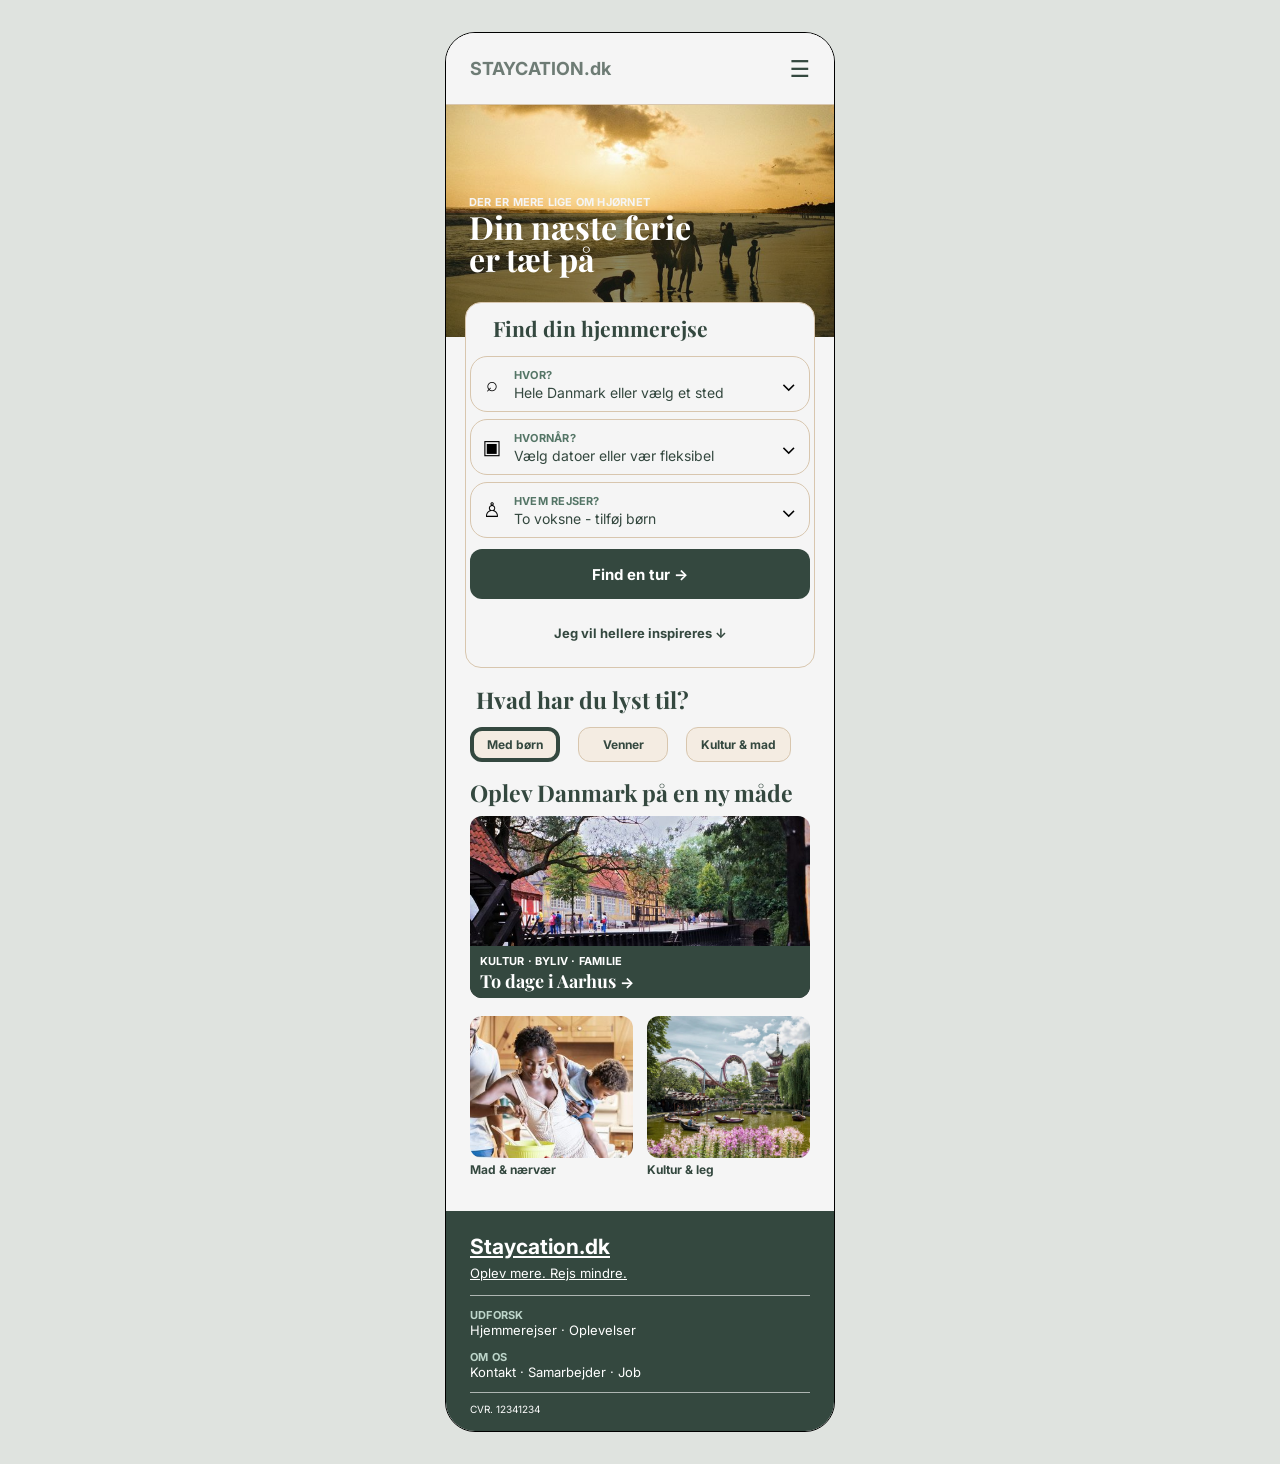
<file: index.html>
<!doctype html>
<html lang="da">
<head>
<meta charset="utf-8">
<meta name="viewport" content="width=device-width, initial-scale=1, viewport-fit=cover">
<title>Staycation.dk</title>
<link rel="preconnect" href="https://fonts.googleapis.com">
<link rel="preconnect" href="https://fonts.gstatic.com" crossorigin>
<link rel="stylesheet" href="https://fonts.googleapis.com/css2?family=Inter:wght@400;700&family=Playfair+Display:wght@700&display=swap">
<link rel="stylesheet" href="CSS/style.css">
</head>
<body>
<div class="phone">

  <header class="header">
    <a class="logo" href="index.html">STAYCATION.dk</a>
    <a class="burger" href="menu.html" aria-label="Åbn menu">☰</a>
  </header>

  <main>

    <!-- ================= Forside ================= -->
    <section class="screen" id="forside">
      <div class="hero">
        <img src="images/strand.jpeg" alt="Familie der går langs vandkanten i solnedgang">
        <div class="hero_shade"></div>
        <div class="hero_text">
          <p class="eyebrow">Der er mere lige om hjørnet</p>
          <h1>Din næste ferie<br>er tæt på</h1>
        </div>
      </div>

      <form class="search" action="vaelg-tur.html">
        <h2>Find din hjemmerejse</h2>
        <div class="search_rows">
          <label class="srow" for="s-hvor">
            <span class="srow_icon" aria-hidden="true">⌕</span>
            <span><span class="eyebrow">Hvor?</span>
              <input id="s-hvor" name="hvor" type="text" placeholder="Hele Danmark eller vælg et sted"></span>
            <span class="srow_chev" aria-hidden="true">⌄</span>
          </label>
          <label class="srow" for="s-hvornaar">
            <span class="srow_icon" aria-hidden="true">▣</span>
            <span><span class="eyebrow">Hvornår?</span>
              <input id="s-hvornaar" name="hvornaar" type="text" placeholder="Vælg datoer eller vær fleksibel" data-date></span>
            <span class="srow_chev" aria-hidden="true">⌄</span>
          </label>
          <label class="srow" for="s-hvem">
            <span class="srow_icon" aria-hidden="true">♙</span>
            <span><span class="eyebrow">Hvem rejser?</span>
              <select id="s-hvem" name="hvem">
                <option>To voksne - tilføj børn</option>
                <option>2 voksne · 1 barn</option>
                <option>2 voksne · 2 børn</option>
                <option>2 voksne · 3 børn</option>
                <option>1 voksen</option>
                <option>Vennegruppe</option>
              </select></span>
            <span class="srow_chev" aria-hidden="true">⌄</span>
          </label>
        </div>
        <a class="btn" href="vaelg-tur.html">Find en tur →</a>
        <a class="search_alt" href="#inspiration">Jeg vil hellere inspireres ↓</a>
      </form>

      <div class="inspire" id="inspiration">
        <h2>Hvad har du lyst til?</h2>
        <div class="chips" role="radiogroup">
          <label class="chip"><input type="radio" name="tema" id="tema-born" checked>Med børn</label>
          <label class="chip"><input type="radio" name="tema" id="tema-venner">Venner</label>
          <label class="chip"><input type="radio" name="tema" id="tema-kultur">Kultur &amp; mad</label>
        </div>

        <!-- Forside: Med børn -->
        <div class="theme theme--born">
          <h2>Oplev Danmark på en ny måde</h2>
          <a class="feature" href="vaelg-tur.html">
            <img src="images/aarhus.jpeg" alt="Den Gamle By i Aarhus">
            <span class="feature_bar">
              <span class="eyebrow">Kultur · Byliv · Familie</span>
              <strong>To dage i Aarhus <span>→</span></strong>
            </span>
          </a>
          <div class="tiles">
            <div class="tile">
              <img src="images/mad02.jpeg" alt="Mor, Far og barn der laver mad">
              <p>Mad &amp; nærvær</p>
            </div>
            <div class="tile">
              <img src="images/tivoli.jpg" alt="Tivoli med rutsjebane">
              <p>Kultur &amp; leg</p>
            </div>
          </div>
        </div>

        <!-- Forside 2: Venner -->
        <div class="theme theme--venner">
          <h2>Ferier med venner</h2>
          <a class="feature" href="vaelg-tur.html">
            <img src="images/svendborg.jpeg" alt="Svendborg havn med sejlbåde">
            <span class="feature_bar">
              <span class="eyebrow">Sydfyn · 2-3 dage · Venner</span>
              <strong>En weekend i Svendborg <span>→</span></strong>
            </span>
          </a>
          <div class="tiles">
            <div class="tile">
              <img src="images/mad.jpeg" alt="Anrettet mad på en tallerken">
              <p>Mad &amp; vin</p>
            </div>
            <div class="tile">
              <img src="images/havn.jpeg" alt="Havnefront om aftenen">
              <p>Aftener ved havnen</p>
            </div>
          </div>
        </div>
      </div>
    </section>

  </main>

  <footer class="footer">
    <p class="footer_brand"><a href="index.html">Staycation.dk</a></p>
    <p class="footer_tag"><a href="#oplev-mere">Oplev mere. Rejs mindre.</a></p>
    <div class="footer_group">
      <p class="eyebrow">Udforsk</p>
      <p><a href="vaelg-tur.html">Hjemmerejser</a> · <a href="#oplevelser">Oplevelser</a></p>
    </div>
    <div class="footer_group footer_links">
      <p class="eyebrow"><a href="om-os.html">Om os</a></p>
      <p><a href="om-os.html">Kontakt</a> · <a href="om-os.html">Samarbejder</a> · <a href="om-os.html">Job</a></p>
    </div>
    <p class="footer_cvr">CVR. 12341234</p>
  </footer>

</div>
</body>
</html>
</file>
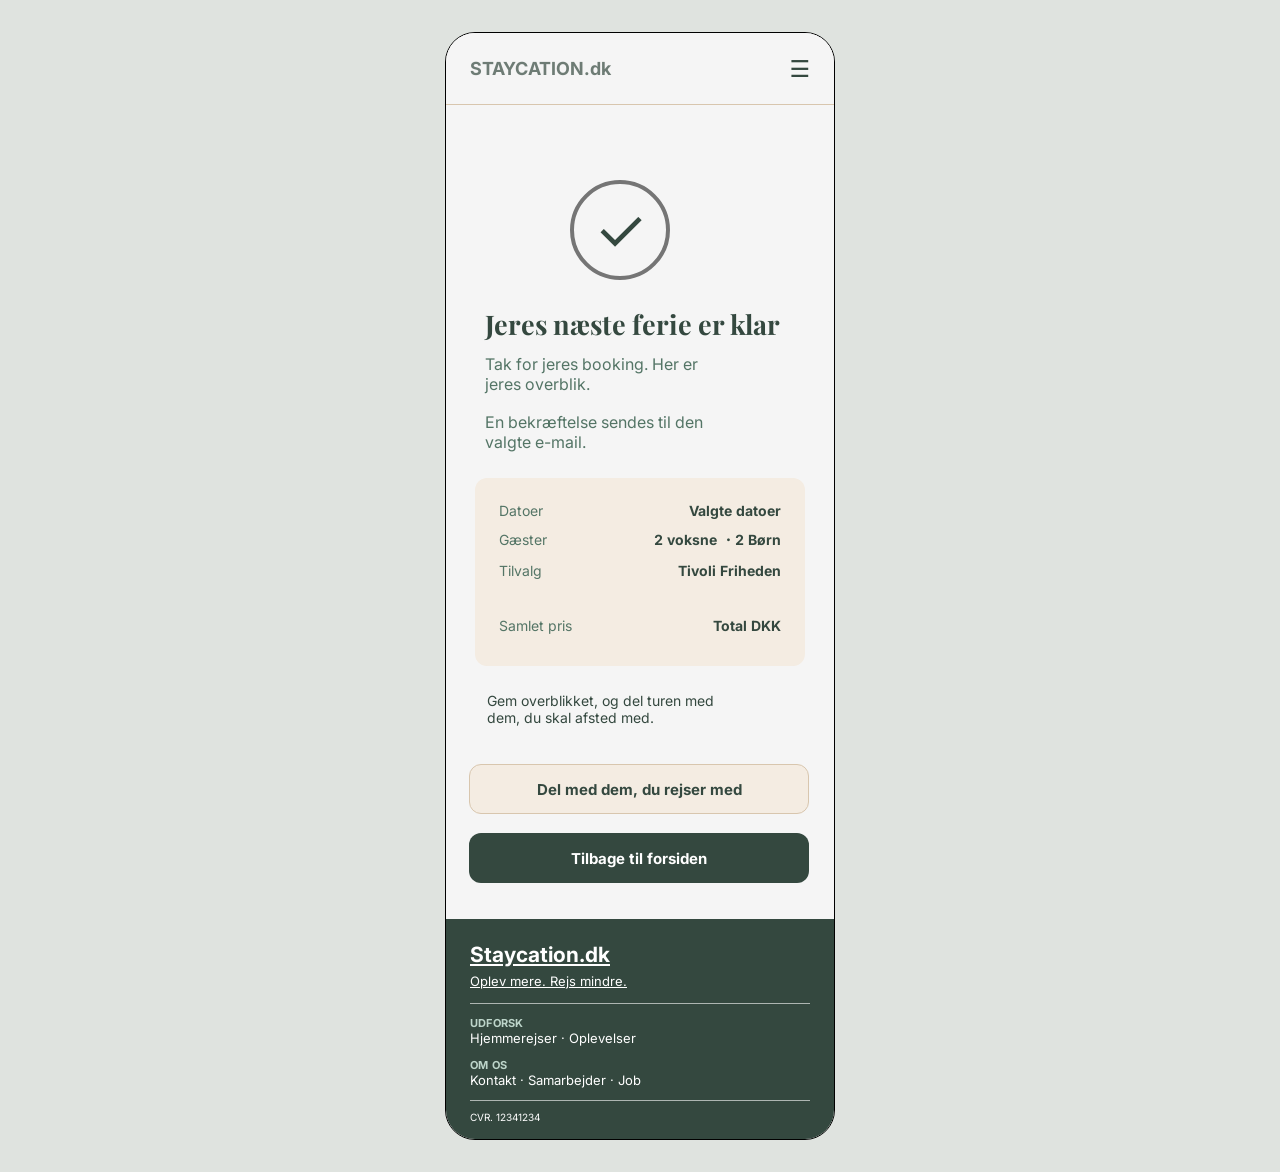
<file: bekraeftelse.html>
<!doctype html>
<html lang="da">
<head>
<meta charset="utf-8">
<meta name="viewport" content="width=device-width, initial-scale=1, viewport-fit=cover">
<title>Booking bekræftet · Staycation.dk</title>
<link rel="preconnect" href="https://fonts.googleapis.com">
<link rel="preconnect" href="https://fonts.gstatic.com" crossorigin>
<link rel="stylesheet" href="https://fonts.googleapis.com/css2?family=Inter:wght@400;700&family=Playfair+Display:wght@700&display=swap">
<link rel="stylesheet" href="CSS/style.css">
</head>
<body>
<div class="phone">

  <header class="header">
    <a class="logo" href="index.html">STAYCATION.dk</a>
    <a class="burger" href="menu.html" aria-label="Åbn menu">☰</a>
  </header>

  <main>

    <!-- ================= Booking bekræftelse ================= -->
    <section class="screen" id="bekraeftet" aria-label="Booking bekræftet">
      <div class="done">
        <div class="done_mark" aria-hidden="true">✓</div>
        <h1>Jeres næste ferie er klar</h1>
        <div class="done_text">
          <p>Tak for jeres booking. Her er jeres overblik.</p>
          <p>En bekræftelse sendes til den valgte e-mail.</p>
        </div>
        <div class="summary">
          <dl>
            <dt>Datoer</dt><dd>Valgte datoer</dd>
            <dt>Gæster</dt><dd>2 voksne ・2 Børn</dd>
            <dt>Tilvalg</dt><dd>Tivoli Friheden</dd>
            <div class="gap"></div>
            <dt>Samlet pris</dt><dd>Total DKK</dd>
          </dl>
        </div>
        <p class="done_save">Gem overblikket, og del turen med dem, du skal afsted med.</p>
        <div class="actions">
          <button class="btn btn--ghost" type="button" data-share>Del med dem, du rejser med</button>
          <a class="btn" href="index.html">Tilbage til forsiden</a>
        </div>
      </div>
    </section>

  </main>

  <footer class="footer">
    <p class="footer_brand"><a href="index.html">Staycation.dk</a></p>
    <p class="footer_tag"><a href="#oplev-mere">Oplev mere. Rejs mindre.</a></p>
    <div class="footer_group">
      <p class="eyebrow">Udforsk</p>
      <p><a href="vaelg-tur.html">Hjemmerejser</a> · <a href="index.html#oplevelser">Oplevelser</a></p>
    </div>
    <div class="footer_group footer_links">
      <p class="eyebrow"><a href="om-os.html">Om os</a></p>
      <p><a href="om-os.html">Kontakt</a> · <a href="om-os.html">Samarbejder</a> · <a href="om-os.html">Job</a></p>
    </div>
    <p class="footer_cvr">CVR. 12341234</p>
  </footer>

</div>
</body>
</html>
</file>
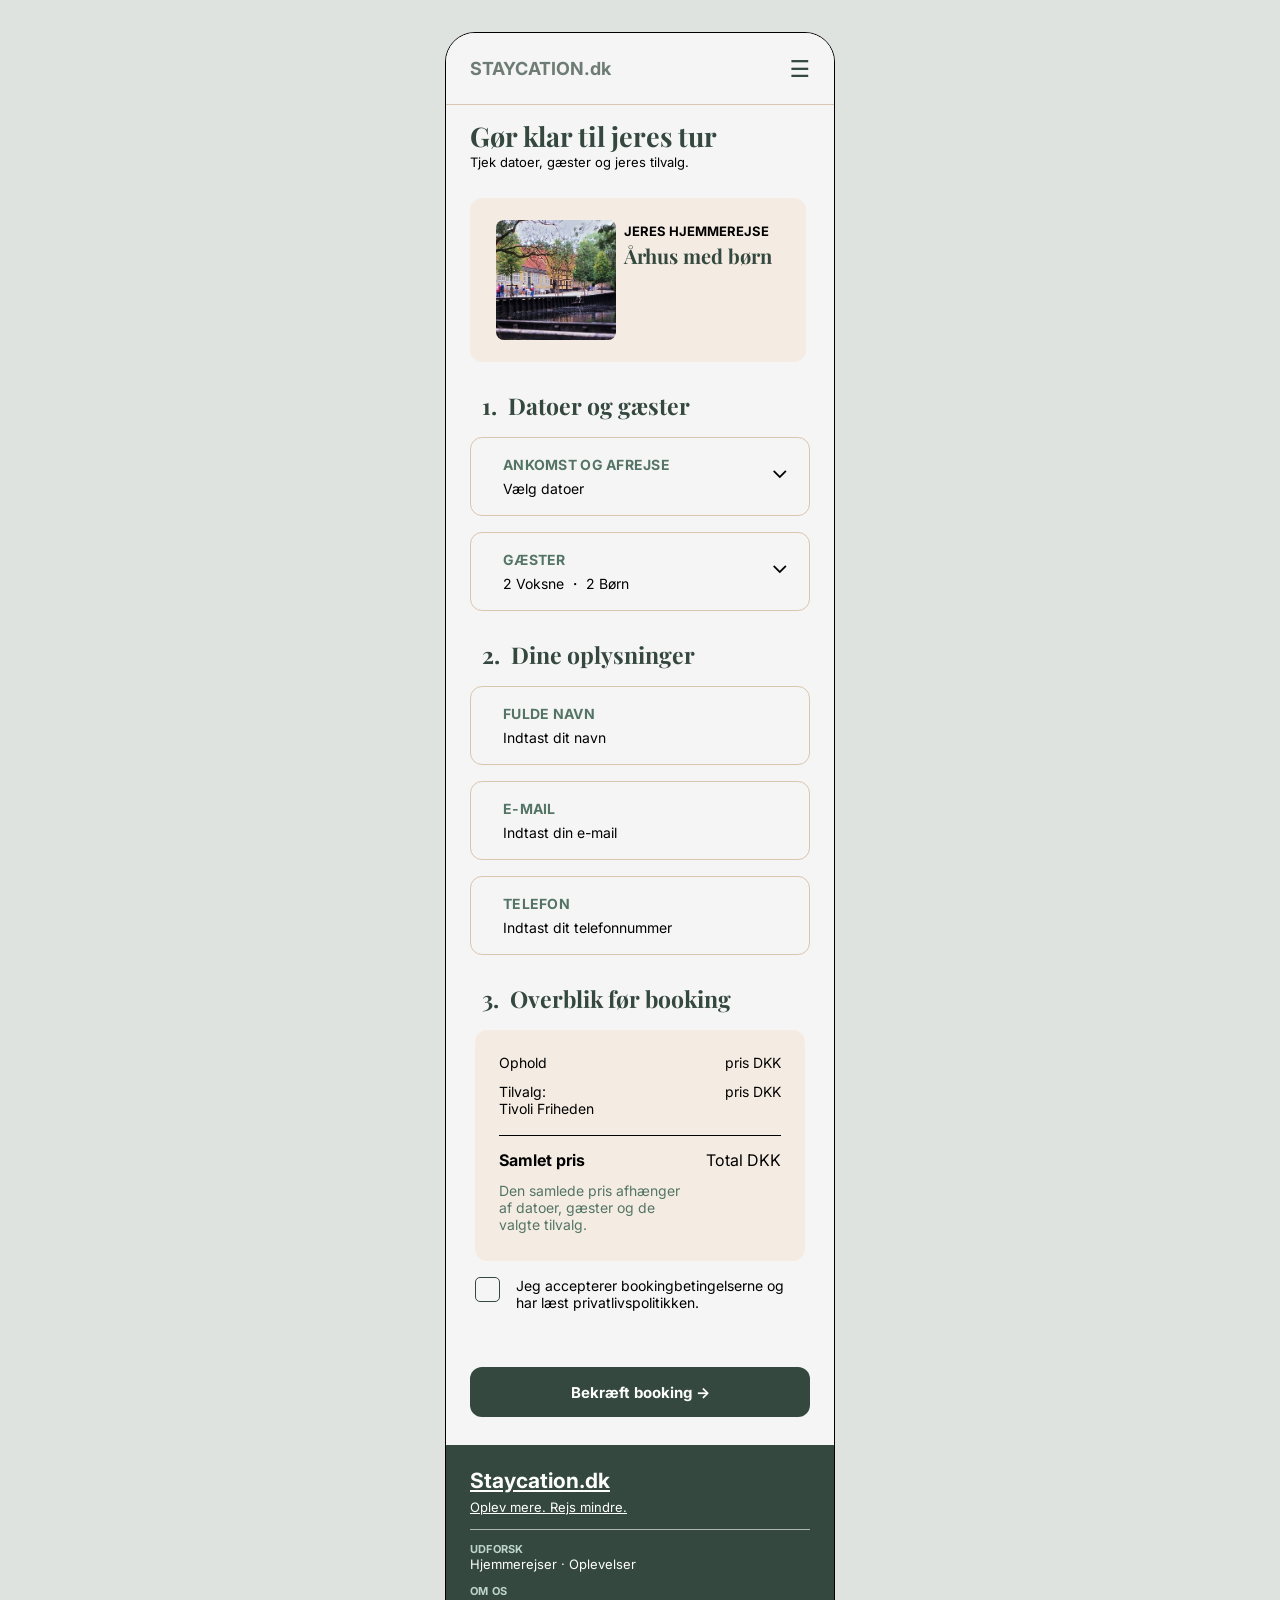
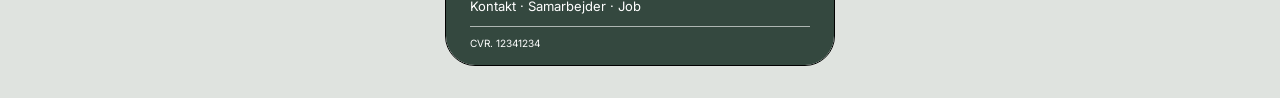
<file: booking.html>
<!doctype html>
<html lang="da">
<head>
<meta charset="utf-8">
<meta name="viewport" content="width=device-width, initial-scale=1, viewport-fit=cover">
<title>Booking · Staycation.dk</title>
<link rel="preconnect" href="https://fonts.googleapis.com">
<link rel="preconnect" href="https://fonts.gstatic.com" crossorigin>
<link rel="stylesheet" href="https://fonts.googleapis.com/css2?family=Inter:wght@400;700&family=Playfair+Display:wght@700&display=swap">
<link rel="stylesheet" href="CSS/style.css">
</head>
<body>
<div class="phone">

  <header class="header">
    <a class="logo" href="index.html">STAYCATION.dk</a>
    <a class="burger" href="menu.html" aria-label="Åbn menu">☰</a>
  </header>

  <main>

    <!-- ================= Booking ================= -->
    <section class="screen" id="booking" aria-label="Booking">
      <form class="booking" action="bekraeftelse.html">
        <div class="pad">
          <h1 class="title-lg">Gør klar til jeres tur</h1>
          <p class="lead">Tjek datoer, gæster og jeres tilvalg.</p>
        </div>

        <div class="booking-card">
          <img src="images/aarhus.jpeg" alt="Den Gamle By i Aarhus">
          <div><small>JERES HJEMMEREJSE</small><strong>Århus med børn</strong></div>
        </div>

        <ol class="steps">
          <li class="step">
            <h2>Datoer og gæster</h2>
            <div class="fields">
              <div class="field field--select">
                <label class="eyebrow" for="b-dato">Ankomst og afrejse</label>
                <input id="b-dato" name="dato" type="text" placeholder="Vælg datoer" data-date>
              </div>
              <div class="field field--select">
                <label class="eyebrow" for="b-gaester">Gæster</label>
                <select id="b-gaester" name="gaester">
                  <option>2 Voksne ・ 2 Børn</option>
                  <option>2 Voksne ・ 1 Barn</option>
                  <option>2 Voksne ・ 3 Børn</option>
                  <option>2 Voksne</option>
                </select>
              </div>
            </div>
          </li>
          <li class="step">
            <h2>Dine oplysninger</h2>
            <div class="fields">
              <div class="field">
                <label class="eyebrow" for="b-navn">Fulde navn</label>
                <input id="b-navn" name="navn" type="text" autocomplete="name" placeholder="Indtast dit navn" required pattern="\p{L}+(['\-]\p{L}+)*( \p{L}+(['\-]\p{L}+)*)+" title="Skriv både fornavn og efternavn" aria-describedby="b-navn-fejl">
                <p class="field_error" id="b-navn-fejl">Skriv både fornavn og efternavn.</p>
              </div>
              <div class="field">
                <label class="eyebrow" for="b-email">E-mail</label>
                <input id="b-email" name="email" type="email" autocomplete="email" placeholder="Indtast din e-mail" required pattern="[^@\s]+@[^@\s]+\.[^@\s]{2,}" title="Fx navn@mail.dk" aria-describedby="b-email-fejl">
                <p class="field_error" id="b-email-fejl">Skriv en gyldig e-mail, fx navn@mail.dk.</p>
              </div>
              <div class="field">
                <label class="eyebrow" for="b-tlf">Telefon</label>
                <input id="b-tlf" name="tlf" type="tel" inputmode="tel" autocomplete="tel" placeholder="Indtast dit telefonnummer" required pattern="(\+45 ?)?(\d{2} ?){3}\d{2}" title="8 cifre, fx 12 34 56 78" aria-describedby="b-tlf-fejl">
                <p class="field_error" id="b-tlf-fejl">Skriv 8 cifre, fx 12 34 56 78.</p>
              </div>
            </div>
          </li>
          <li class="step">
            <h2>Overblik før booking</h2>
            <div class="summary">
              <dl class="plain">
                <dt>Ophold</dt><dd>pris DKK</dd>
                <dt>Tilvalg:<br>Tivoli Friheden</dt><dd>pris DKK</dd>
                <div class="divider"></div>
                <div class="row-total" style="display:contents"><dt>Samlet pris</dt><dd>Total DKK</dd></div>
                <p class="note">Den samlede pris afhænger af datoer, gæster og de valgte tilvalg.</p>
              </dl>
            </div>
            <label class="consent" for="b-accept">
              <input type="checkbox" id="b-accept" required aria-describedby="b-accept-fejl">
              <span>Jeg accepterer bookingbetingelserne og har læst privatlivspolitikken.</span>
            </label>
            <p class="consent_error" id="b-accept-fejl">Du skal acceptere betingelserne for at booke.</p>
          </li>
        </ol>

        <button class="btn" type="submit">Bekræft booking →</button>
      </form>
    </section>

  </main>

  <footer class="footer">
    <p class="footer_brand"><a href="index.html">Staycation.dk</a></p>
    <p class="footer_tag"><a href="#oplev-mere">Oplev mere. Rejs mindre.</a></p>
    <div class="footer_group">
      <p class="eyebrow">Udforsk</p>
      <p><a href="vaelg-tur.html">Hjemmerejser</a> · <a href="index.html#oplevelser">Oplevelser</a></p>
    </div>
    <div class="footer_group footer_links">
      <p class="eyebrow"><a href="om-os.html">Om os</a></p>
      <p><a href="om-os.html">Kontakt</a> · <a href="om-os.html">Samarbejder</a> · <a href="om-os.html">Job</a></p>
    </div>
    <p class="footer_cvr">CVR. 12341234</p>
  </footer>

</div>
</body>
</html>
</file>
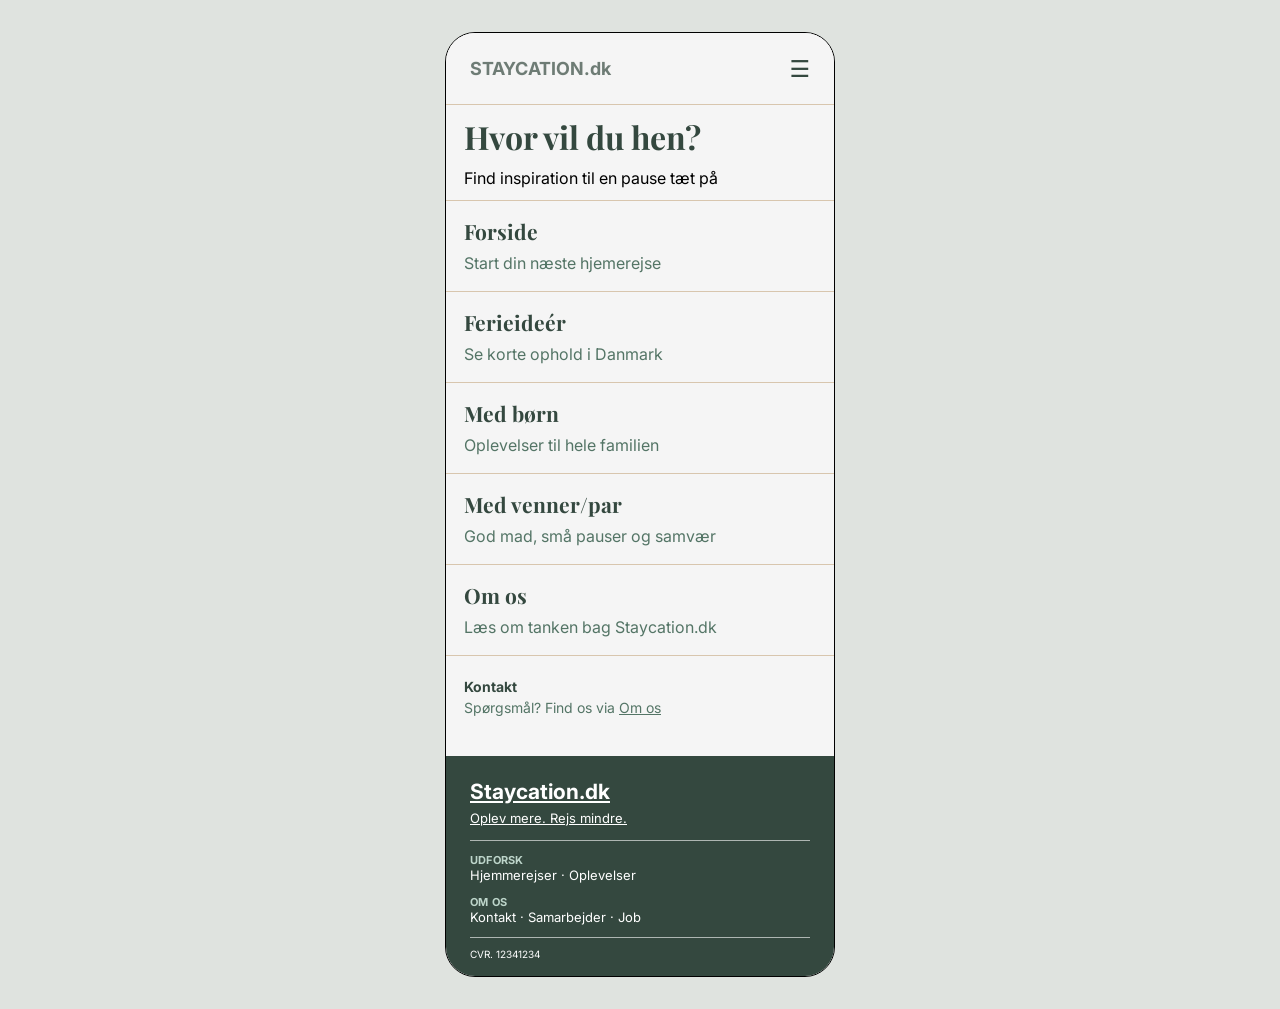
<file: menu.html>
<!doctype html>
<html lang="da">
<head>
<meta charset="utf-8">
<meta name="viewport" content="width=device-width, initial-scale=1, viewport-fit=cover">
<title>Menu · Staycation.dk</title>
<link rel="preconnect" href="https://fonts.googleapis.com">
<link rel="preconnect" href="https://fonts.gstatic.com" crossorigin>
<link rel="stylesheet" href="https://fonts.googleapis.com/css2?family=Inter:wght@400;700&family=Playfair+Display:wght@700&display=swap">
<link rel="stylesheet" href="CSS/style.css">
</head>
<body>
<div class="phone">

  <header class="header">
    <a class="logo" href="index.html">STAYCATION.dk</a>
    <a class="burger" href="menu.html" aria-label="Åbn menu">☰</a>
  </header>

  <main>

    <!-- ================= 06 – Menu ================= -->
    <section class="screen menu" id="menu" aria-label="Menu">
      <div class="head">
        <h1>Hvor vil du hen?</h1>
        <p>Find inspiration til en pause tæt på</p>
      </div>
      <nav>
        <a href="index.html"><strong>Forside</strong><span>Start din næste hjemerejse</span></a>
        <a href="vaelg-tur.html"><strong>Ferieideér</strong><span>Se korte ophold i Danmark</span></a>
        <a href="vaelg-tur.html"><strong>Med børn</strong><span>Oplevelser til hele familien</span></a>
        <a href="index.html#venner"><strong>Med venner/par</strong><span>God mad, små pauser og samvær</span></a>
        <a href="om-os.html"><strong>Om os</strong><span>Læs om tanken bag Staycation.dk</span></a>
      </nav>
      <div class="contact">
        <strong>Kontakt</strong>
        <p>Spørgsmål? Find os via <a href="om-os.html">Om os</a></p>
      </div>
    </section>

  </main>

  <footer class="footer">
    <p class="footer_brand"><a href="index.html">Staycation.dk</a></p>
    <p class="footer_tag"><a href="#oplev-mere">Oplev mere. Rejs mindre.</a></p>
    <div class="footer_group">
      <p class="eyebrow">Udforsk</p>
      <p><a href="vaelg-tur.html">Hjemmerejser</a> · <a href="index.html#oplevelser">Oplevelser</a></p>
    </div>
    <div class="footer_group footer_links">
      <p class="eyebrow"><a href="om-os.html">Om os</a></p>
      <p><a href="om-os.html">Kontakt</a> · <a href="om-os.html">Samarbejder</a> · <a href="om-os.html">Job</a></p>
    </div>
    <p class="footer_cvr">CVR. 12341234</p>
  </footer>

</div>
</body>
</html>
</file>
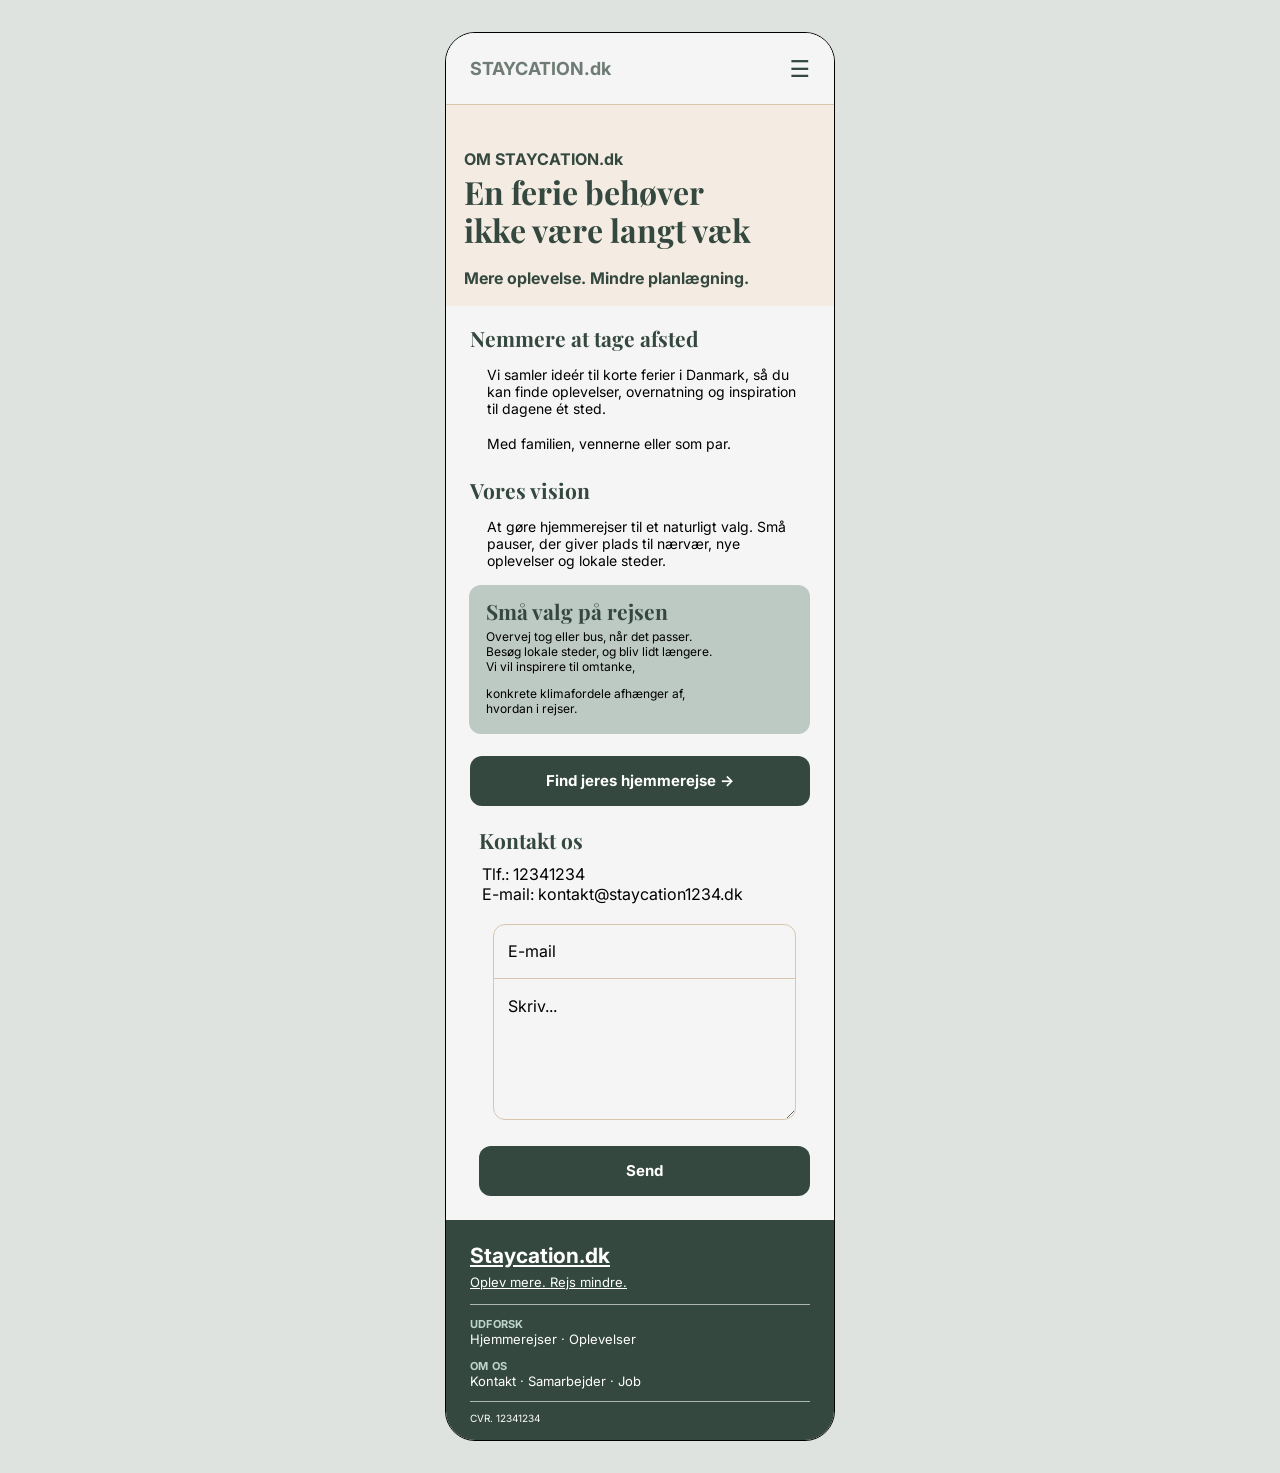
<file: om-os.html>
<!doctype html>
<html lang="da">
<head>
<meta charset="utf-8">
<meta name="viewport" content="width=device-width, initial-scale=1, viewport-fit=cover">
<title>Om os · Staycation.dk</title>
<link rel="preconnect" href="https://fonts.googleapis.com">
<link rel="preconnect" href="https://fonts.gstatic.com" crossorigin>
<link rel="stylesheet" href="https://fonts.googleapis.com/css2?family=Inter:wght@400;700&family=Playfair+Display:wght@700&display=swap">
<link rel="stylesheet" href="CSS/style.css">
</head>
<body>
<div class="phone">

  <header class="header">
    <a class="logo" href="index.html">STAYCATION.dk</a>
    <a class="burger" href="menu.html" aria-label="Åbn menu">☰</a>
  </header>

  <main>

    <!-- ================= Om os ================= -->
    <section class="screen" id="om-os" aria-label="Om os">
      <div class="about-hero">
        <p class="eyebrow">OM STAYCATION.dk</p>
        <h1>En ferie behøver ikke være langt væk</h1>
        <p>Mere oplevelse. Mindre planlægning.</p>
      </div>
      <div class="about">
        <section>
          <h2>Nemmere at tage afsted</h2>
          <p>Vi samler ideér til korte ferier i Danmark, så du kan finde oplevelser, overnatning og inspiration til dagene ét sted.</p>
          <p>Med familien, vennerne eller som par.</p>
        </section>
        <section>
          <h2>Vores vision</h2>
          <p>At gøre hjemmerejser til et naturligt valg. Små pauser, der giver plads til nærvær, nye oplevelser og lokale steder.</p>
        </section>
        <div class="tip">
          <h2>Små valg på rejsen</h2>
          <p>Overvej tog eller bus, når det passer.<br>Besøg lokale steder, og bliv lidt længere.<br>Vi vil inspirere til omtanke,</p>
          <p>konkrete klimafordele afhænger af,<br>hvordan i rejser.</p>
        </div>
        <a class="btn" href="index.html">Find jeres hjemmerejse →</a>

        <section class="contact-us">
          <h2>Kontakt os</h2>
          <p>Tlf.: <span class="copy">12341234</span><br>E-mail: <span class="copy">kontakt@staycation1234.dk</span></p>
          <form action="om-os.html">
            <div class="msg">
              <label class="eyebrow" for="k-email" hidden>E-mail</label>
              <input id="k-email" name="email" type="email" placeholder="E-mail">
              <label for="k-besked" hidden>Besked</label>
              <textarea id="k-besked" name="besked" placeholder="Skriv..."></textarea>
            </div>
            <button class="btn" type="submit">Send</button>
          </form>
        </section>
      </div>
    </section>

  </main>

  <footer class="footer">
    <p class="footer_brand"><a href="index.html">Staycation.dk</a></p>
    <p class="footer_tag"><a href="#oplev-mere">Oplev mere. Rejs mindre.</a></p>
    <div class="footer_group">
      <p class="eyebrow">Udforsk</p>
      <p><a href="vaelg-tur.html">Hjemmerejser</a> · <a href="index.html#oplevelser">Oplevelser</a></p>
    </div>
    <div class="footer_group footer_links">
      <p class="eyebrow"><a href="om-os.html">Om os</a></p>
      <p><a href="om-os.html">Kontakt</a> · <a href="om-os.html">Samarbejder</a> · <a href="om-os.html">Job</a></p>
    </div>
    <p class="footer_cvr">CVR. 12341234</p>
  </footer>

</div>
</body>
</html>
</file>
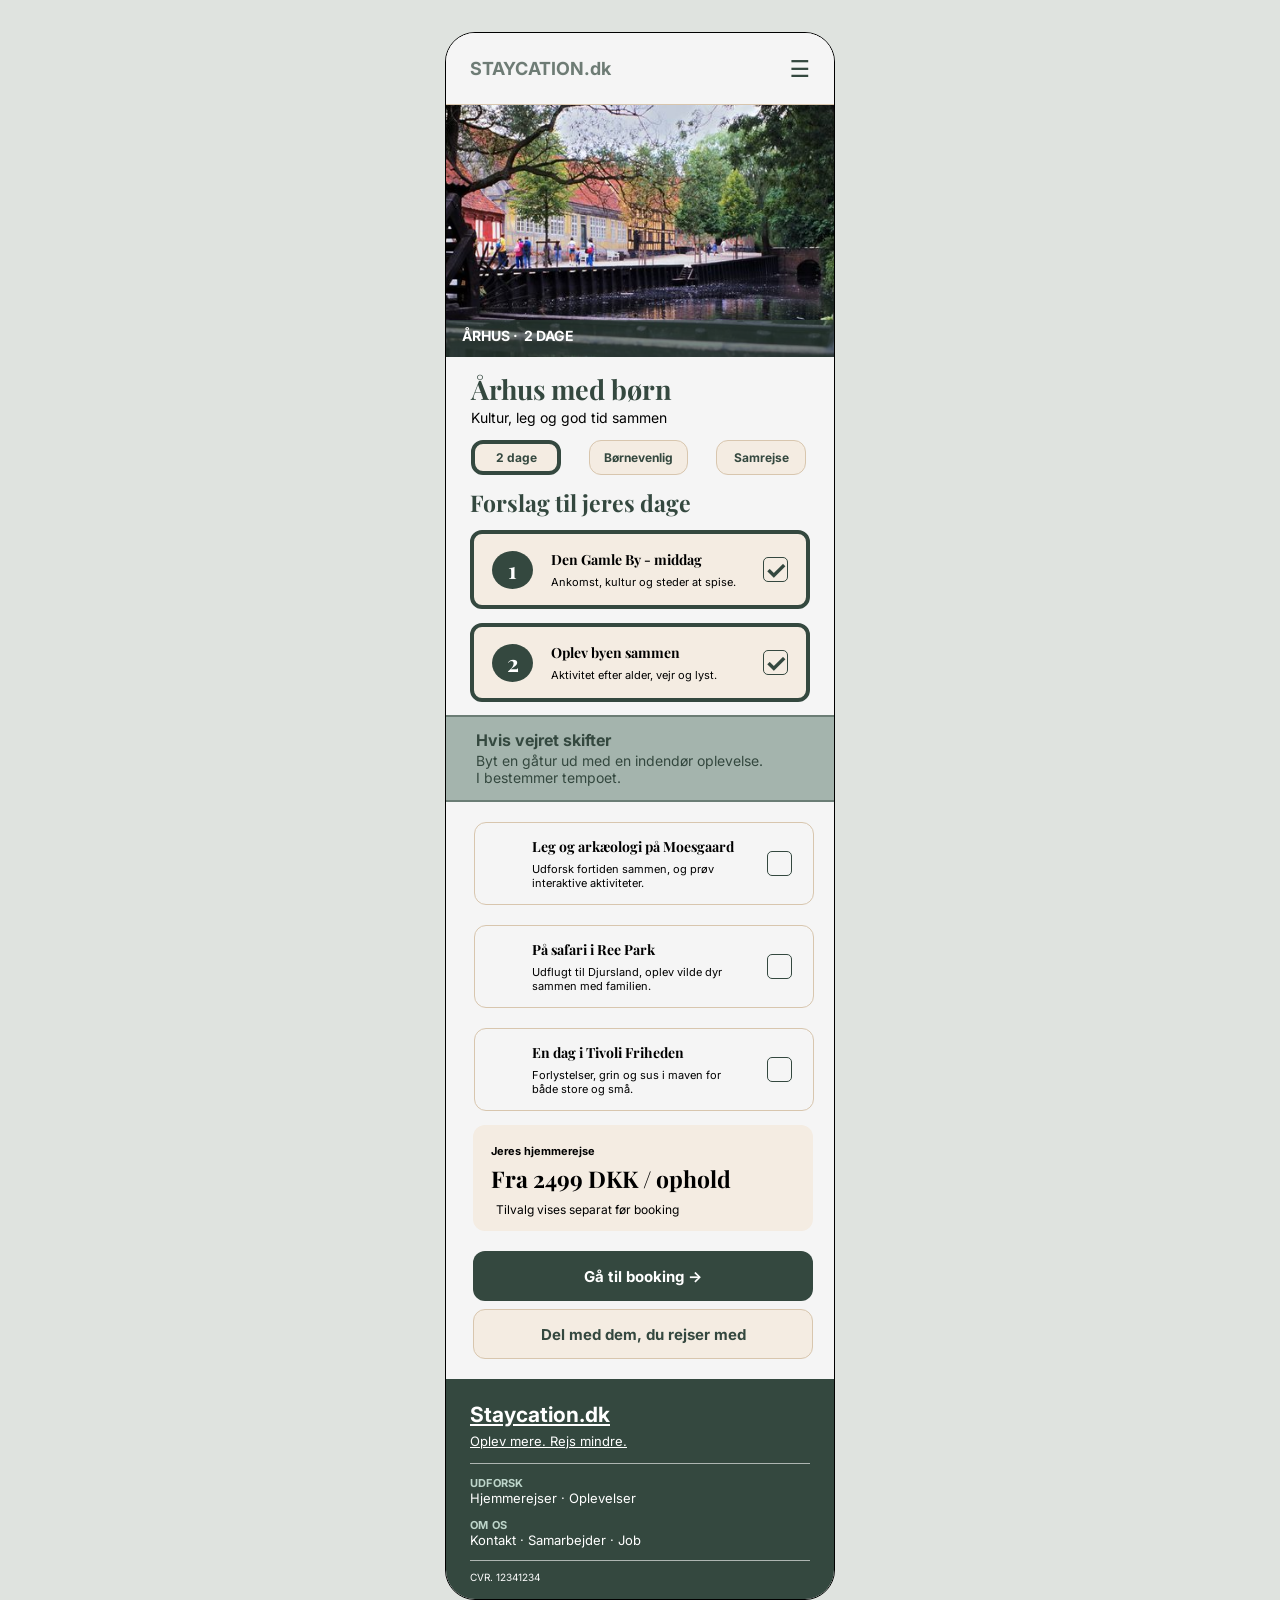
<file: turens-detaljer.html>
<!doctype html>
<html lang="da">
<head>
<meta charset="utf-8">
<meta name="viewport" content="width=device-width, initial-scale=1, viewport-fit=cover">
<title>Turens Detaljer · Staycation.dk</title>
<link rel="preconnect" href="https://fonts.googleapis.com">
<link rel="preconnect" href="https://fonts.gstatic.com" crossorigin>
<link rel="stylesheet" href="https://fonts.googleapis.com/css2?family=Inter:wght@400;700&family=Playfair+Display:wght@700&display=swap">
<link rel="stylesheet" href="CSS/style.css">
</head>
<body>
<div class="phone">

  <header class="header">
    <a class="logo" href="index.html">STAYCATION.dk</a>
    <a class="burger" href="menu.html" aria-label="Åbn menu">☰</a>
  </header>

  <main>

    <!-- ================= Turens detaljer ================= -->
    <section class="screen" id="tur-detaljer" aria-label="Turens detaljer">
      <div class="cover">
        <img src="images/aarhus.jpeg" alt="Den Gamle By i Aarhus">
        <div class="cover_bar">ÅRHUS ·  2 DAGE</div>
      </div>
      <div class="detail-head">
        <h1 class="title-lg">Århus med børn</h1>
        <p>Kultur, leg og god tid sammen</p>
        <div class="chips">
          <span class="chip is-on">2 dage</span>
          <span class="chip">Børnevenlig</span>
          <span class="chip">Samrejse</span>
        </div>
      </div>

      <div class="plan">
        <h2 class="title-md">Forslag til jeres dage</h2>
        <div class="days">
          <label class="day">
            <span class="day_num" aria-hidden="true"></span>
            <span><strong>Den Gamle By - middag</strong><small>Ankomst, kultur og steder at spise.</small></span>
            <input type="checkbox" id="d-gamleby" checked>
          </label>
          <label class="day">
            <span class="day_num" aria-hidden="true"></span>
            <span><strong>Oplev byen sammen</strong><small>Aktivitet efter alder, vejr og lyst.</small></span>
            <input type="checkbox" id="d-byen" checked>
          </label>
        </div>

        <div class="tilvalg">
          <strong>Hvis vejret skifter</strong>
          <p>Byt en gåtur ud med en indendør oplevelse.<br>I bestemmer tempoet.</p>
        </div>

        <div class="days days--extra">
          <label class="day">
            <span class="day_num" aria-hidden="true"></span>
            <span><strong>Leg og arkæologi på Moesgaard</strong><small>Udforsk fortiden sammen, og prøv interaktive aktiviteter.</small></span>
            <input type="checkbox" id="d-moesgaard">
          </label>
          <label class="day">
            <span class="day_num" aria-hidden="true"></span>
            <span><strong>På safari i Ree Park</strong><small>Udflugt til Djursland, oplev vilde dyr sammen med familien.</small></span>
            <input type="checkbox" id="d-reepark">
          </label>
          <label class="day">
            <span class="day_num" aria-hidden="true"></span>
            <span><strong>En dag i Tivoli Friheden</strong><small>Forlystelser, grin og sus i maven for både store og små.</small></span>
            <input type="checkbox" id="d-tivoli">
          </label>
        </div>
      </div>

      <div class="stay">
        <small>Jeres hjemmerejse</small>
        <strong>Fra 2499 DKK / ophold</strong>
        <p>Tilvalg vises separat før booking</p>
      </div>
      <div class="detail-actions">
        <a class="btn" href="booking.html">Gå til booking →</a>
        <button class="btn btn--ghost" type="button" data-share>Del med dem, du rejser med</button>
      </div>
    </section>

  </main>

  <footer class="footer">
    <p class="footer_brand"><a href="index.html">Staycation.dk</a></p>
    <p class="footer_tag"><a href="#oplev-mere">Oplev mere. Rejs mindre.</a></p>
    <div class="footer_group">
      <p class="eyebrow">Udforsk</p>
      <p><a href="vaelg-tur.html">Hjemmerejser</a> · <a href="index.html#oplevelser">Oplevelser</a></p>
    </div>
    <div class="footer_group footer_links">
      <p class="eyebrow"><a href="om-os.html">Om os</a></p>
      <p><a href="om-os.html">Kontakt</a> · <a href="om-os.html">Samarbejder</a> · <a href="om-os.html">Job</a></p>
    </div>
    <p class="footer_cvr">CVR. 12341234</p>
  </footer>

</div>
</body>
</html>
</file>
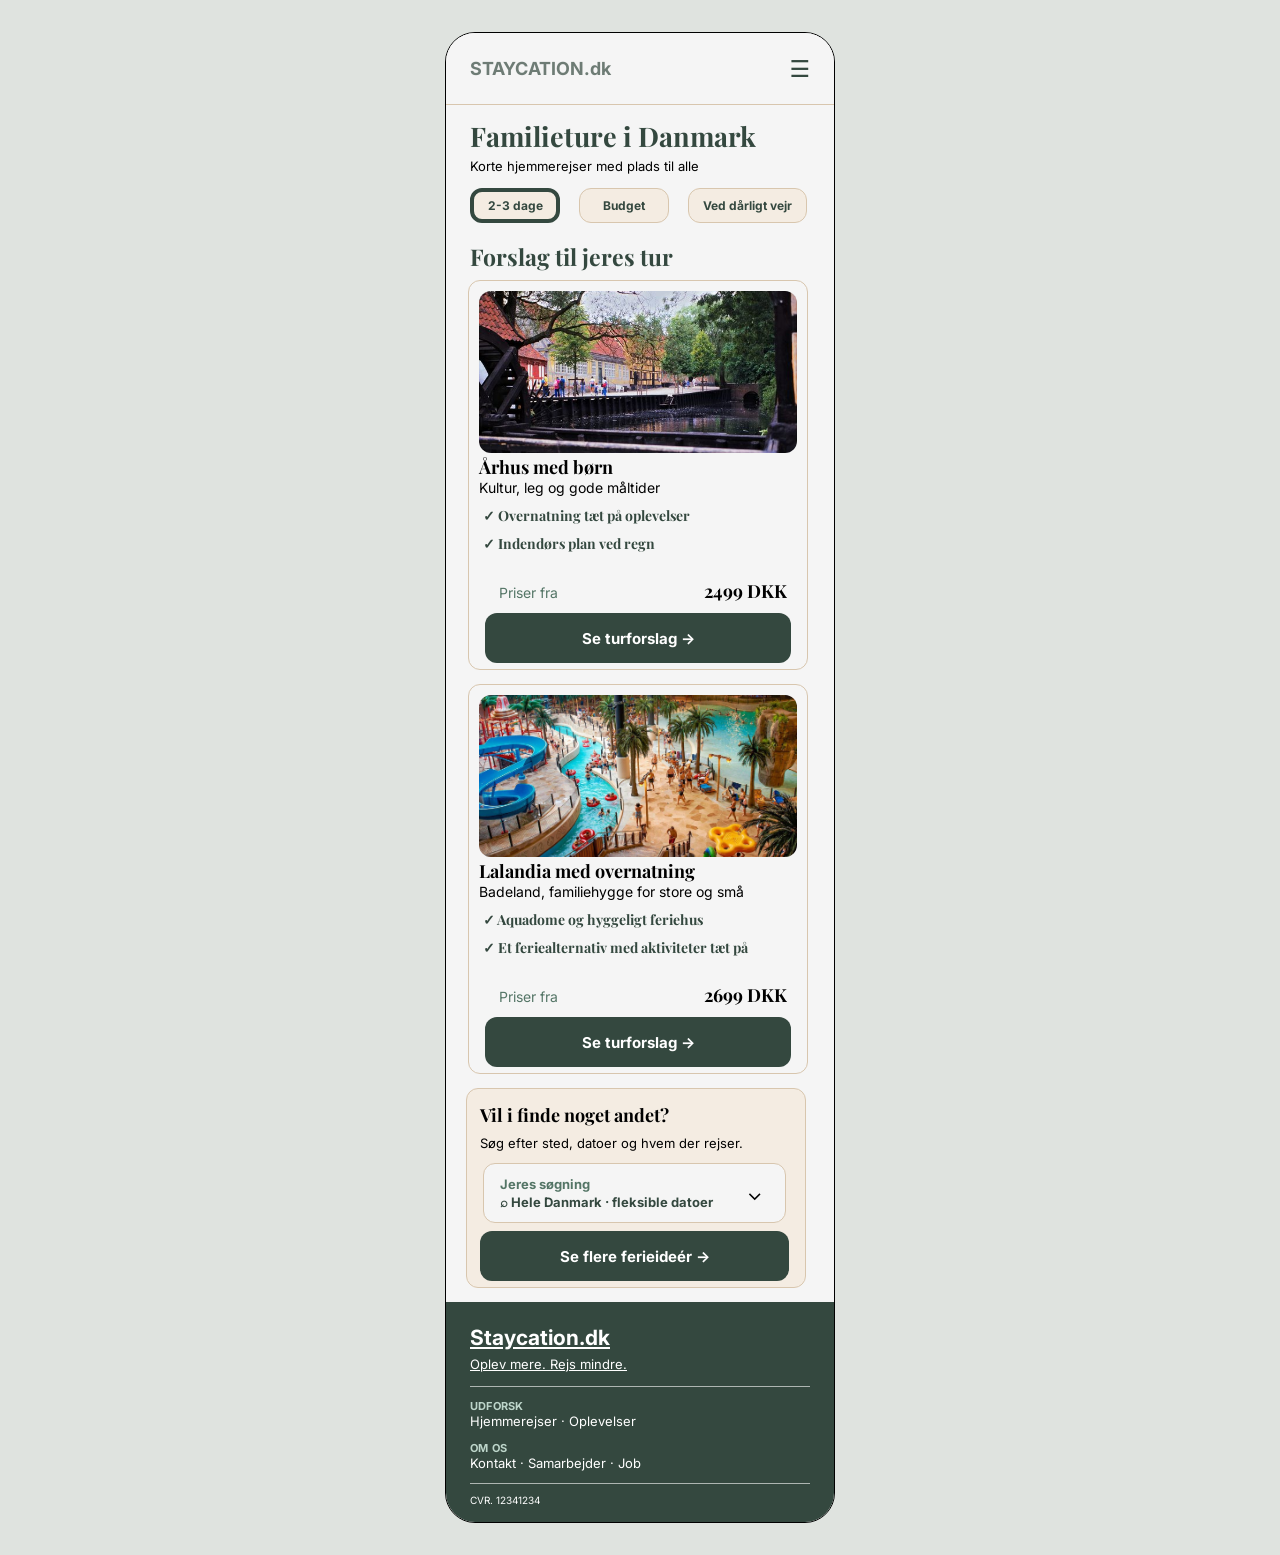
<file: vaelg-tur.html>
<!doctype html>
<html lang="da">
<head>
<meta charset="utf-8">
<meta name="viewport" content="width=device-width, initial-scale=1, viewport-fit=cover">
<title>Vælg tur · Staycation.dk</title>
<link rel="preconnect" href="https://fonts.googleapis.com">
<link rel="preconnect" href="https://fonts.gstatic.com" crossorigin>
<link rel="stylesheet" href="https://fonts.googleapis.com/css2?family=Inter:wght@400;700&family=Playfair+Display:wght@700&display=swap">
<link rel="stylesheet" href="CSS/style.css">
</head>
<body>
<div class="phone">

  <header class="header">
    <a class="logo" href="index.html">STAYCATION.dk</a>
    <a class="burger" href="menu.html" aria-label="Åbn menu">☰</a>
  </header>

  <main>

    <!-- ================= Vælg tur ================= -->
    <section class="screen" id="vaelg-tur" aria-label="Vælg tur">
      <div class="intro">
        <h1 class="title-lg">Familieture i Danmark</h1>
        <p class="lead">Korte hjemmerejser med plads til alle</p>
        <div class="chips" style="gap:19px">
          <span class="chip is-on">2-3 dage</span>
          <span class="chip">Budget</span>
          <span class="chip">Ved dårligt vejr</span>
        </div>
        <h2 class="title-md list-title">Forslag til jeres tur</h2>
      </div>

      <article class="trip">
        <img src="images/aarhus.jpeg" alt="Den Gamle By i Aarhus">
        <h3>Århus med børn</h3>
        <p class="trip_sub">Kultur, leg og gode måltider</p>
        <ul>
          <li>Overnatning tæt på oplevelser</li>
          <li>Indendørs plan ved regn</li>
        </ul>
        <div class="trip_price"><span>Priser fra</span><strong>2499 DKK</strong></div>
        <a class="btn" href="turens-detaljer.html">Se turforslag →</a>
      </article>

      <article class="trip">
        <img src="images/lalandia.jpg" alt="Badelandet i Lalandia">
        <h3>Lalandia med overnatning</h3>
        <p class="trip_sub">Badeland, familiehygge for store og små</p>
        <ul>
          <li>Aquadome og hyggeligt feriehus</li>
          <li>Et feriealternativ med aktiviteter tæt på</li>
        </ul>
        <div class="trip_price"><span>Priser fra</span><strong>2699 DKK</strong></div>
        <a class="btn" href="turens-detaljer.html">Se turforslag →</a>
      </article>

      <div class="other">
        <h3>Vil i finde noget andet?</h3>
        <p>Søg efter sted, datoer og hvem der rejser.</p>
        <label class="srow" for="s-igen">
          <span><span class="eyebrow">Jeres søgning</span>
            <input id="s-igen" type="text" placeholder="⌕ Hele Danmark · fleksible datoer" style="color:var(--green)"></span>
          <span class="srow_chev" aria-hidden="true">⌄</span>
        </label>
        <a class="btn" href="index.html#inspiration">Se flere ferieideér →</a>
      </div>
    </section>

  </main>

  <footer class="footer">
    <p class="footer_brand"><a href="index.html">Staycation.dk</a></p>
    <p class="footer_tag"><a href="#oplev-mere">Oplev mere. Rejs mindre.</a></p>
    <div class="footer_group">
      <p class="eyebrow">Udforsk</p>
      <p><a href="vaelg-tur.html">Hjemmerejser</a> · <a href="index.html#oplevelser">Oplevelser</a></p>
    </div>
    <div class="footer_group footer_links">
      <p class="eyebrow"><a href="om-os.html">Om os</a></p>
      <p><a href="om-os.html">Kontakt</a> · <a href="om-os.html">Samarbejder</a> · <a href="om-os.html">Job</a></p>
    </div>
    <p class="footer_cvr">CVR. 12341234</p>
  </footer>

</div>
</body>
</html>
</file>
<file: CSS/style.css>
/*
    index.html            Forside + Forside 2 (chip "Venner")
    vaelg-tur.html        Vælg tur
    turens-detaljer.html  Turens detaljer + "med tilvalg" (afkryds en aktivitet)
    booking.html          Booking
    bekraeftelse.html     Booking bekræftelse
    menu.html             Menu
    om-os.html            Om os

*/
:root {
  --green: #34483f;      /* primær: knapper, overskrifter, footer */
  --green-70: rgba(52, 72, 63, .7);
  --sage: #547566;       /* labels, sekundær tekst */
  --mint: #bdd5ca;       /* labels i footer */
  --sand: #f4ece2;       /* chips, info-bokse */
  --line: #d8c6ae;       /* kanter */
  --bg: #f5f5f5;         /* side */
  --ink: #000;
  --white: #fff;
  --overlay: rgba(23, 39, 30, .5);
  --error: #b3261e;      /* fejl i formularer */

  --display: "Playfair Display", Georgia, "Times New Roman", serif;
  --body: "Inter", system-ui, -apple-system, "Segoe UI", Roboto, sans-serif;

  --radius: 12px;
  --gutter: 24px;
}

* { box-sizing: border-box; }
html { scroll-behavior: smooth; }
@media (prefers-reduced-motion: reduce) { html { scroll-behavior: auto; } }
body {
  margin: 0;
  background: #dfe3df;
  font-family: var(--body);
  color: var(--ink);
  -webkit-font-smoothing: antialiased;
}
img { display: block; max-width: 100%; }
a { color: inherit; }
h1, h2, h3 { font-family: var(--display); font-weight: 700; color: var(--green); margin: 0; text-wrap: balance; }
p { margin: 0; }
:focus-visible { outline: 3px solid var(--sage); outline-offset: 2px; }

/* ---------- Telefon-ramme ---------- */
.phone {
  max-width: 390px;
  margin: 0 auto;
  min-height: 100vh;
  background: var(--bg);
  position: relative;
}
@media (min-width: 480px) {
  body { padding-block: 32px; }
  .phone { border: 1px solid #000; border-radius: 30px; overflow: clip; min-height: 0; }
}

/* ---------- Sider ---------- */
.screen { display: block; }

/* ---------- Header ---------- */
.header {
  position: sticky; top: 0; z-index: 10;
  height: 72px;
  display: flex; align-items: center; justify-content: space-between;
  padding-inline: var(--gutter) 12px;
  background: var(--bg);
  border-bottom: 1px solid var(--line);
}
.logo { font-weight: 700; font-size: 18px; color: var(--green-70); text-decoration: none; }
.burger { font-weight: 700; font-size: 23px; color: var(--green); text-decoration: none; padding: 4px 12px; }

/* ---------- Fælles komponenter ---------- */
.pad { padding-inline: var(--gutter); }
.stack { display: flex; flex-direction: column; }

.btn {
  display: flex; align-items: center; justify-content: center;
  width: 100%; height: 50px;
  border-radius: var(--radius);
  background: var(--green); color: var(--white);
  font: 700 15px var(--body);
  text-decoration: none; border: 0; cursor: pointer;
}
.btn:hover { background: #2a3b33; }
.btn--ghost { background: var(--sand); color: var(--green); border: 1px solid var(--line); }
.btn--ghost:hover { background: #ede2d4; }

.chips { display: flex; gap: 18px; flex-wrap: wrap; }
.chip {
  display: inline-flex; align-items: center; justify-content: center;
  min-width: 90px; height: 35px; padding-inline: 14px;
  background: var(--sand); border: 1px solid var(--line); border-radius: var(--radius);
  font: 700 12px var(--body); color: var(--green);
  cursor: pointer;
}
.chip.is-on, .chip:has(input:checked) { border: 4px solid var(--green); padding-inline: 11px; }
.chip input { position: absolute; opacity: 0; pointer-events: none; }
.chip:has(input:focus-visible) { outline: 3px solid var(--sage); outline-offset: 2px; }

.title-lg { font-size: 27px; }
.title-md { font-size: 23px; }
.title-sm { font-size: 21px; }
.lead { font-size: 13px; margin-top: 4px; }

.eyebrow { font: 700 11px var(--body); letter-spacing: .02em; text-transform: uppercase; color: var(--sage); }

.field {
  position: relative;
  display: grid; grid-template-columns: 1fr auto; align-items: center; gap: 2px 8px;
  min-height: 79px; padding: 16px 20px 16px 32px;
  background: var(--bg); border: 1px solid var(--line); border-radius: var(--radius);
}
.field label, .field .eyebrow { font-size: 14px; grid-column: 1; }
.field input, .field select {
  grid-column: 1 / -1;
  font: 400 14px var(--body); color: var(--ink);
  border: 0; background: transparent; padding: 0; outline: none; width: 100%;
  appearance: none; -webkit-appearance: none;
}
.field input::placeholder { color: var(--ink); }
.field:focus-within { border-color: var(--green); }

.field_error { display: none; grid-column: 1 / -1; margin-top: 6px; font-size: 12px; font-weight: 700; color: var(--error); }
.field:has(input:user-valid) { border-color: var(--sage); }
.field:has(input:user-invalid) { border: 2px solid var(--error); padding: 15px 19px 15px 31px; }
.field:has(input:user-invalid) .field_error { display: block; }

.field--select::after { content: "⌄"; position: absolute; right: 20px; top: 18px; font-size: 23px; pointer-events: none; }

.summary {
  background: var(--sand); border-radius: var(--radius);
  padding: 24px 24px 28px;
  font-size: 14px;
}
.summary dl { margin: 0; display: grid; grid-template-columns: 1fr auto; gap: 12px 16px; }
.summary dt { color: var(--sage); }
.summary dd { margin: 0; text-align: right; font-weight: 700; color: var(--green); font-variant-numeric: tabular-nums; }
.summary .total { margin-top: 26px; }

/* ---------- Footer ---------- */
.footer {
  background: var(--green); color: var(--white);
  padding: 23px 24px 16px;
  font-size: 13px;
}
.footer_brand { font: 700 21px var(--body); }
.footer_tag { margin-top: 6px; padding-bottom: 14px; border-bottom: 1px solid rgba(255,255,255,.6); }
.footer_group { padding-top: 12px; }
.footer .eyebrow { color: var(--mint); }
.footer_group a { text-decoration: none; }
.footer_group a:hover { text-decoration: underline; }
.footer_links { padding-bottom: 12px; border-bottom: 1px solid rgba(255,255,255,.6); }
.footer_cvr { font-size: 10px; padding-top: 10px; }

/* =========================================================
   Forside
   ========================================================= */
.hero { position: relative; height: 232px; }
.hero img { width: 100%; height: 100%; object-fit: cover; }
.hero_shade { position: absolute; inset: auto 0 0 0; height: 124px; background: var(--overlay); }
.hero_text { position: absolute; left: 23px; top: 90px; color: var(--white); }
.hero_text .eyebrow { color: var(--bg); }
.hero_text h1 { color: var(--white); font-size: 32px; line-height: 1; margin-top: 2px; }

.search {
  position: relative; z-index: 1;
  margin: -35px 19px 0;
  background: var(--bg); border: 1px solid var(--line); border-radius: 16px;
  padding: 11px 4px 26px;
}
.search h2 { font-size: 21px; padding-left: 23px; margin-bottom: 14px; }
.search_rows { display: flex; flex-direction: column; gap: 7px; }
.srow {
  position: relative;
  display: grid; grid-template-columns: 26px 1fr 20px; align-items: center; column-gap: 9px;
  height: 56px; padding-inline: 8px 8px;
  border: 1px solid var(--line); border-radius: 17px; background: var(--bg);
}
.srow_icon { font-size: 20px; text-align: center; line-height: 1; }
.srow .eyebrow { display: block; }
.srow input, .srow select {
  display: block; width: 100%; margin-top: 2px;
  font: 400 14px var(--body); color: var(--green);
  border: 0; background: transparent; padding: 0; outline: none;
  appearance: none; -webkit-appearance: none;
}
.srow input::placeholder { color: var(--green); }
.srow:focus-within { border-color: var(--green); }
.srow_chev { font-size: 20px; pointer-events: none; }
.search .btn { margin-top: 11px; }
.search_alt { display: block; text-align: center; margin-top: 26px; font: 700 13px var(--body); color: var(--green); text-decoration: none; }
.search_alt:hover { text-decoration: underline; }

.inspire { padding: 16px var(--gutter) 2px; scroll-margin-top: 72px; }
.inspire > h2 { font-size: 23px; padding-left: 6px; }
.inspire .chips { margin-top: 12px; }
.theme { display: none; }
.theme > h2 { font-size: 23px; margin-block: 15px 8px; }
.inspire:not(:has(#tema-venner:checked)) .theme--born,
.inspire:has(#tema-venner:checked) .theme--venner { display: block; }

.feature {
  position: relative; display: block; height: 182px;
  border-radius: var(--radius); overflow: hidden; text-decoration: none; color: var(--white);
}
.feature img { width: 100%; height: 100%; object-fit: cover; transition: transform .4s; }
.feature:hover img { transform: scale(1.03); }
@media (prefers-reduced-motion: reduce) { .feature img { transition: none; } }
.feature_bar { position: absolute; inset: auto 0 0 0; height: 52px; background: var(--green); padding: 3px 10px 0; }
.feature_bar .eyebrow { color: var(--white); }
.feature_bar strong { display: block; font: 700 18px var(--display); }
.feature_bar strong span { font: 700 15px var(--body); }

.tiles { display: grid; grid-template-columns: 1fr 1fr; gap: 14px; margin-top: 18px; }
.tile img { width: 100%; aspect-ratio: 164 / 143; object-fit: cover; border-radius: var(--radius); }
.tile p { font: 700 12px var(--body); color: var(--green); margin-top: 4px; }
#forside .inspire { padding-bottom: 34px; }

/* =========================================================
  Vælg tur
   ========================================================= */
.intro { padding: 13px var(--gutter) 0; }
.intro .chips { margin-top: 14px; }
.list-title { margin: 18px 0 8px; }

.trip {
  background: var(--bg); border: 1px solid var(--line); border-radius: var(--radius);
  padding: 10px 10px 6px;
  margin-inline: 22px 26px;
}
.trip + .trip { margin-top: 14px; }
.trip img { width: 100%; height: 162px; object-fit: cover; border-radius: var(--radius); }
.trip h3 { font-size: 18px; color: var(--ink); margin-top: 2px; }
.trip_sub { font-size: 14px; }
.trip ul { list-style: none; margin: 10px 0 0; padding: 0 0 0 4px; display: flex; flex-direction: column; gap: 9px; font: 700 14px var(--display); color: var(--green); }
.trip ul li::before { content: "✓ "; }
.trip_price { display: flex; justify-content: space-between; align-items: baseline; margin: 26px 10px 10px 20px; }
.trip_price span { font-size: 14px; color: var(--sage); }
.trip_price strong { font: 700 18px var(--display); font-variant-numeric: tabular-nums; }
.trip .btn { width: auto; margin-inline: 6px; }

.other {
  margin: 14px 28px 14px 20px;
  background: var(--sand); border: 1px solid var(--line); border-radius: var(--radius);
  padding: 14px 16px 6px 13px;
}
.other h3 { font-size: 18px; color: var(--ink); }
.other p { font-size: 13px; margin-top: 8px; }
.other .srow { margin: 12px 3px 8px; height: 60px; border-radius: var(--radius); grid-template-columns: 1fr 20px; padding-inline: 16px 18px; }
.other .srow .eyebrow { font-size: 13px; text-transform: none; letter-spacing: 0; }
.other .srow input { font-weight: 700; font-size: 13px; }
.other .btn { margin-bottom: 0; }

/* =========================================================
  Turens detaljer
   ========================================================= */
.cover { position: relative; height: 252px; }
.cover img { width: 100%; height: 100%; object-fit: cover; }
.cover_bar {
  position: absolute; inset: auto 0 0 0; height: 37px;
  background: rgba(52, 72, 63, .61); color: var(--white);
  font: 700 14px var(--body); padding: 7px 16px; white-space: pre;
}
.detail-head { padding: 14px var(--gutter) 0 25px; }
.detail-head p { font-size: 14px; margin-top: 2px; }
.detail-head .chips { margin-top: 14px; gap: 28px; }

.plan { counter-reset: dag; padding: 12px 0 0; }
.plan > h2 { padding-inline: 24px; margin-bottom: 12px; }
.days { display: flex; flex-direction: column; gap: 14px; padding-inline: 24px; }
.days--extra { gap: 20px; padding-inline: 28px 20px; margin-top: 20px; }
.day {
  position: relative;
  display: grid; grid-template-columns: 41px 1fr 25px; align-items: center; gap: 18px;
  min-height: 79px; padding: 14px 21px;
  background: var(--bg); border: 1px solid var(--line); border-radius: var(--radius);
  cursor: pointer;
}
.days--extra .day { grid-template-columns: 0 1fr 25px; padding-left: 33px; gap: 0 24px; }
.day:has(input:checked) {
  counter-increment: dag;
  background: var(--sand); border: 4px solid var(--green); padding: 11px 18px;
  grid-template-columns: 41px 1fr 25px; gap: 18px;
}
.day > span:not(.day_num) { grid-column: 2; }
.day > input { grid-column: 3; }
.day_num {
  width: 41px; height: 38px; border-radius: 50%;
  background: var(--green); color: var(--white);
  display: none; place-items: center;
  font: 700 23px var(--display);
}
.day:has(input:checked) .day_num { display: grid; }
.day_num::before { content: counter(dag); }
.day strong { display: block; font: 700 14px var(--display); }
.day small { display: block; font-size: 11px; margin-top: 6px; }
.day input {
  appearance: none; -webkit-appearance: none; margin: 0;
  width: 25px; height: 25px; border: 1px solid var(--green); border-radius: 5px; background: var(--bg);
  display: grid; place-items: center; cursor: pointer;
}
.day input:checked { background: var(--sand); }
.day input:checked::after { content: "✓"; font: 700 25px/1 var(--body); color: var(--green); }

.tilvalg {
  margin-top: 13px;
  background: rgba(84, 117, 102, .5); border-block: 2px solid rgba(52, 72, 63, .5);
  padding: 13px 30px 14px; color: var(--green);
}
.tilvalg strong { font-size: 16px; }
.tilvalg p { font-size: 14px; margin-top: 2px; }

.stay {
  margin: 14px 21px 0 27px; padding: 14px 18px 14px;
  background: var(--sand); border-radius: var(--radius);
}
.stay small { font: 700 11px var(--body); }
.stay strong { display: block; font: 700 23px var(--display); margin-top: 4px; font-variant-numeric: tabular-nums; }
.stay p { font-size: 12px; margin-top: 8px; padding-left: 5px; }
.detail-actions { display: flex; flex-direction: column; gap: 8px; margin: 20px 21px 20px 27px; }

/* =========================================================
   Booking
   ========================================================= */
.booking { padding: 13px 0 28px; }
.booking > .pad > .lead { margin-top: 0; }
.booking-card {
  display: flex; gap: 8px; align-items: flex-start;
  margin: 28px 28px 0 24px; padding: 22px 16px 22px 26px;
  background: var(--sand); border-radius: var(--radius);
}
.booking-card img { width: 120px; height: 120px; object-fit: cover; border-radius: 8px; flex: none; }
.booking-card small { font: 700 13px var(--body); }
.booking-card strong { display: block; font: 700 20px var(--display); color: var(--green); margin-top: 2px; }
.steps { list-style: none; counter-reset: trin; margin: 0; padding: 0; }
.step { counter-increment: trin; margin-top: 28px; }
.step > h2 { font-size: 23px; padding-left: 24px; margin-bottom: 16px; }
.step > h2::before { content: counter(trin) ". "; padding-left: 12px; margin-right: 6px; }
.step .fields { display: flex; flex-direction: column; gap: 16px; padding-inline: 24px; }
.step .summary { margin-inline: 29px; }
.summary .divider { grid-column: 1 / -1; border-top: 1px solid var(--ink); margin-block: 6px 2px; }
.summary .row-total dt, .summary .row-total dd { font: 700 16px var(--body); color: var(--green); }
.summary .note { grid-column: 1; color: var(--sage); font-size: 14px; }
.summary dl.plain dt { color: var(--ink); }
.summary dl.plain dd { color: var(--ink); font-weight: 400; }
.consent { display: flex; gap: 16px; align-items: flex-start; margin: 16px 40px 0 29px; font-size: 14px; cursor: pointer; }
.consent input {
  appearance: none; -webkit-appearance: none; margin: 0; flex: none;
  width: 25px; height: 25px; border: 1px solid var(--green); border-radius: 5px; background: var(--bg);
  display: grid; place-items: center; cursor: pointer;
}
.consent input:checked::after { content: "✓"; font: 700 20px/1 var(--body); color: var(--green); }
.consent_error { display: none; margin: 6px 40px 0 70px; font-size: 12px; font-weight: 700; color: var(--error); }
.consent input:user-invalid { border: 2px solid var(--error); }
.consent:has(input:user-invalid) + .consent_error { display: block; }
.booking .btn { margin: 56px auto 0; width: calc(100% - 48px); }

/* =========================================================
   Bekræftelse
   ========================================================= */
.done { padding: 75px 0 36px; }
.done_mark {
  width: 100px; height: 100px; margin-left: 124px;
  border-radius: 50%; border: 4px solid #757575; background: transparent;
  display: grid; place-items: center;
  font: 400 60px/1 var(--body); color: var(--green);
}
.done h1 { font-size: 27px; margin: 26px 0 0 39px; }
.done_text { margin: 12px 110px 0 39px; font-size: 16px; color: var(--sage); }
.done_text p + p { margin-top: 18px; }
.done .summary { margin: 26px 29px 0; padding-block: 24px 32px; }
.done .summary .gap { grid-column: 1 / -1; height: 14px; }
.done_save { margin: 26px 100px 0 41px; font-size: 14px; color: var(--green); }
.done .actions { display: flex; flex-direction: column; gap: 19px; margin: 38px 25px 0 23px; }

/* =========================================================
   06 – Menu
   ========================================================= */
.menu { padding-top: 10px; }
.menu > .head { padding: 0 18px 12px; border-bottom: 1px solid var(--line); }
.menu h1 { font-size: 32px; }
.menu .head p { font-size: 16px; margin-top: 10px; }
.menu nav a {
  display: block; padding: 16px 18px 18px;
  border-bottom: 1px solid var(--line); text-decoration: none;
}
.menu nav a:hover { background: var(--sand); }
.menu nav strong { display: block; font: 700 21px var(--display); color: var(--green); }
.menu nav span { display: block; font-size: 16px; color: var(--sage); margin-top: 8px; }
.menu .contact { padding: 22px 18px 40px; font-size: 14px; }
.menu .contact strong { color: var(--green); }
.menu .contact p { color: var(--sage); margin-top: 4px; }

/* =========================================================
   07 – Om os
   ========================================================= */
.about-hero { background: var(--sand); padding: 26px 18px 18px; }
.about-hero .eyebrow { font-size: 16px; text-transform: none; letter-spacing: 0; }
.about-hero h1 { font-size: 32px; line-height: 1.2; margin-top: 4px; }
.about-hero p { font: 700 16px var(--body); color: var(--green); margin-top: 18px; }
.about { padding: 18px 0 24px; }
.about section { padding: 0 24px; }
.about section + section { margin-top: 24px; }
.about h2 { font-size: 21px; }
.about section > p { font-size: 14px; margin: 14px 0 0 17px; }
.about section > p + p { margin-top: 18px; }
.tip {
  margin: 16px 24px 0 23px; padding: 12px 17px 18px;
  background: rgba(84, 117, 102, .35); border-radius: var(--radius);
}
.tip h2 { font-size: 21px; }
.tip p { font-size: 12px; margin-top: 4px; }
.tip p + p { margin-top: 12px; }
.about > .btn { margin: 22px auto 0; width: calc(100% - 48px); }
.contact-us { margin-top: 20px; padding: 0 24px 0 33px !important; }
.contact-us > p { margin: 10px 0 0 3px !important; font-size: 16px !important; }
.contact-us .copy { user-select: all; }
.msg {
  margin: 20px 14px 0; border: 1px solid var(--line); border-radius: var(--radius);
  background: var(--bg); overflow: hidden;
}
.msg input, .msg textarea {
  display: block; width: 100%; border: 0; background: transparent; outline: none;
  font: 400 16px var(--body); color: var(--ink); padding: 17px 14px;
}
.msg input { border-bottom: 1px solid var(--line); height: 54px; }
.msg textarea { height: 140px; resize: vertical; }
.msg input::placeholder, .msg textarea::placeholder { color: var(--ink); }
.msg:focus-within { border-color: var(--green); }
.contact-us .btn { margin-top: 26px; }
</file>
